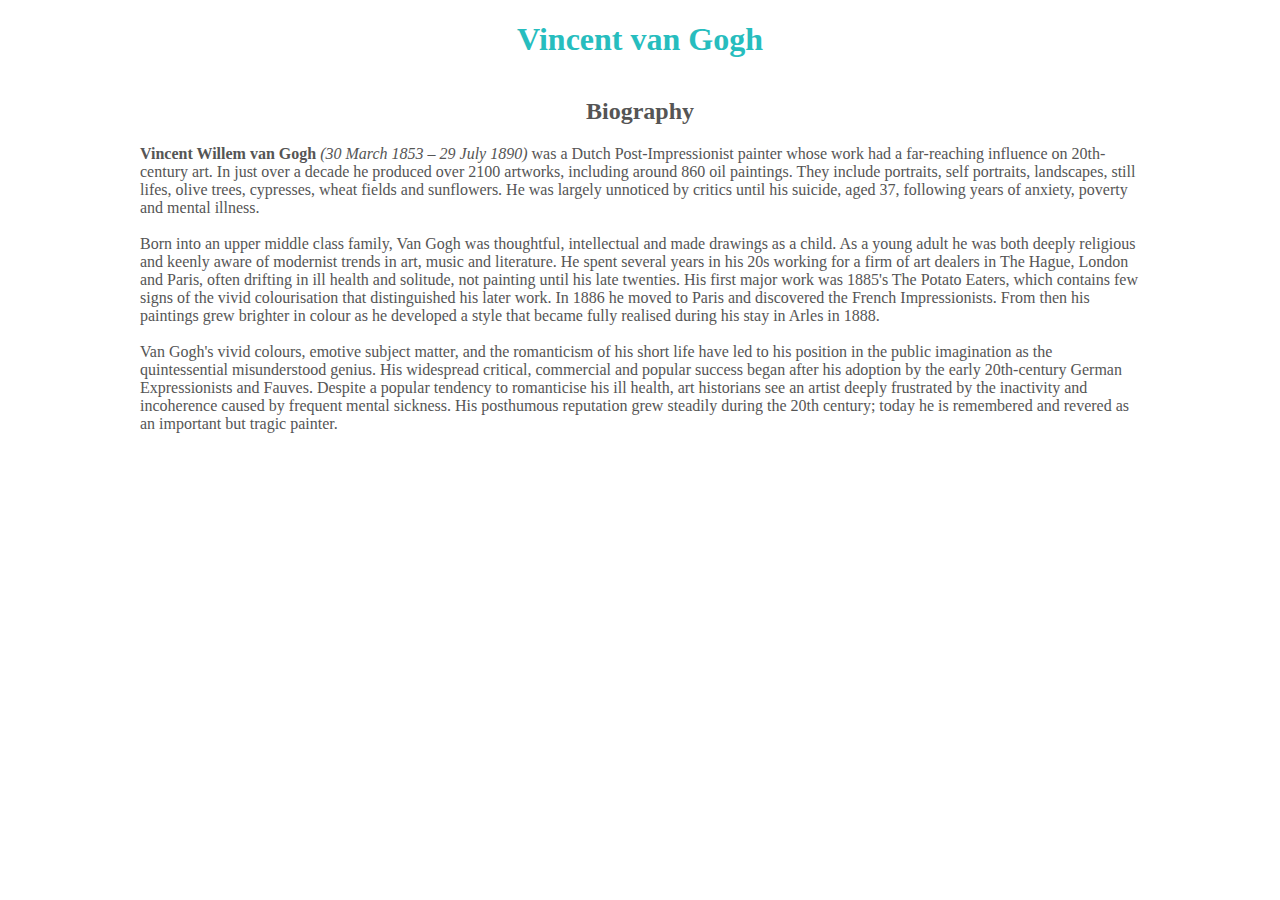
<file: page-2.html>
<!Doctype html>
<html>
	<head>
		<link href="main.css" rel="stylesheet"/>
		<title>Vincent van Gogh</title>
	</head>

<body>	

<div class="container">

<h1> Vincent van Gogh </h1> 

<h2>Biography</h2>

<strong>Vincent Willem van Gogh</strong> <em>(30 March 1853 – 29 July 1890)</em> was a Dutch Post-Impressionist painter whose work had a far-reaching influence on 20th-century art. In just over a decade he produced over 2100 artworks, including around 860 oil paintings. They include portraits, self portraits, landscapes, still lifes, olive trees, cypresses, wheat fields and sunflowers. He was largely unnoticed by critics until his suicide, aged 37, following years of anxiety, poverty and mental illness.
<br><br>

Born into an upper middle class family, Van Gogh was thoughtful, intellectual and made drawings as a child. As a young adult he was both deeply religious and keenly aware of modernist trends in art, music and literature. He spent several years in his 20s working for a firm of art dealers in The Hague, London and Paris, often drifting in ill health and solitude, not painting until his late twenties. His first major work was 1885's The Potato Eaters, which contains few signs of the vivid colourisation that distinguished his later work. In 1886 he moved to Paris and discovered the French Impressionists. From then his paintings grew brighter in colour as he developed a style that became fully realised during his stay in Arles in 1888.<br><br>

Van Gogh's vivid colours, emotive subject matter, and the romanticism of his short life have led to his position in the public imagination as the quintessential misunderstood genius. His widespread critical, commercial and popular success began after his adoption by the early 20th-century German Expressionists and Fauves. Despite a popular tendency to romanticise his ill health, art historians see an artist deeply frustrated by the inactivity and incoherence caused by frequent mental sickness. His posthumous reputation grew steadily during the 20th century; today he is remembered and revered as an important but tragic painter.<br><br>
</div>

</body>
</html>
</file>
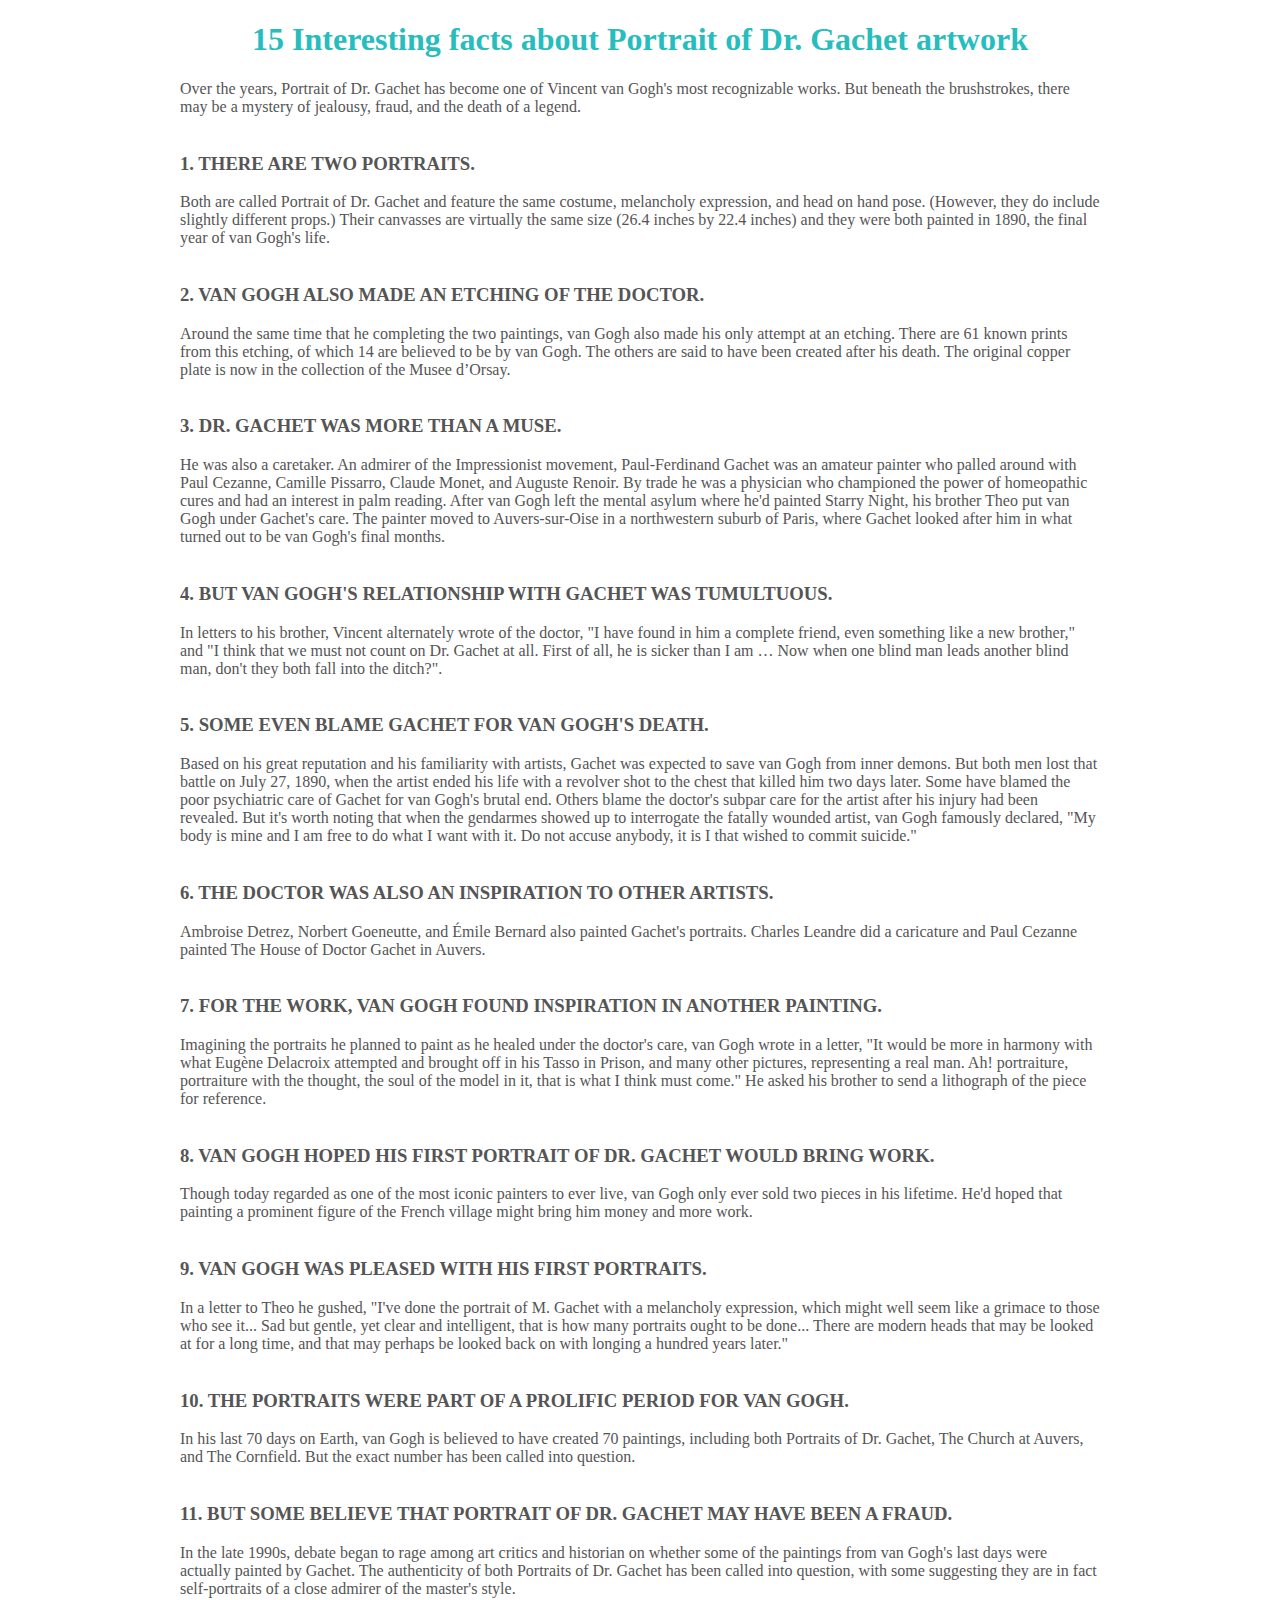
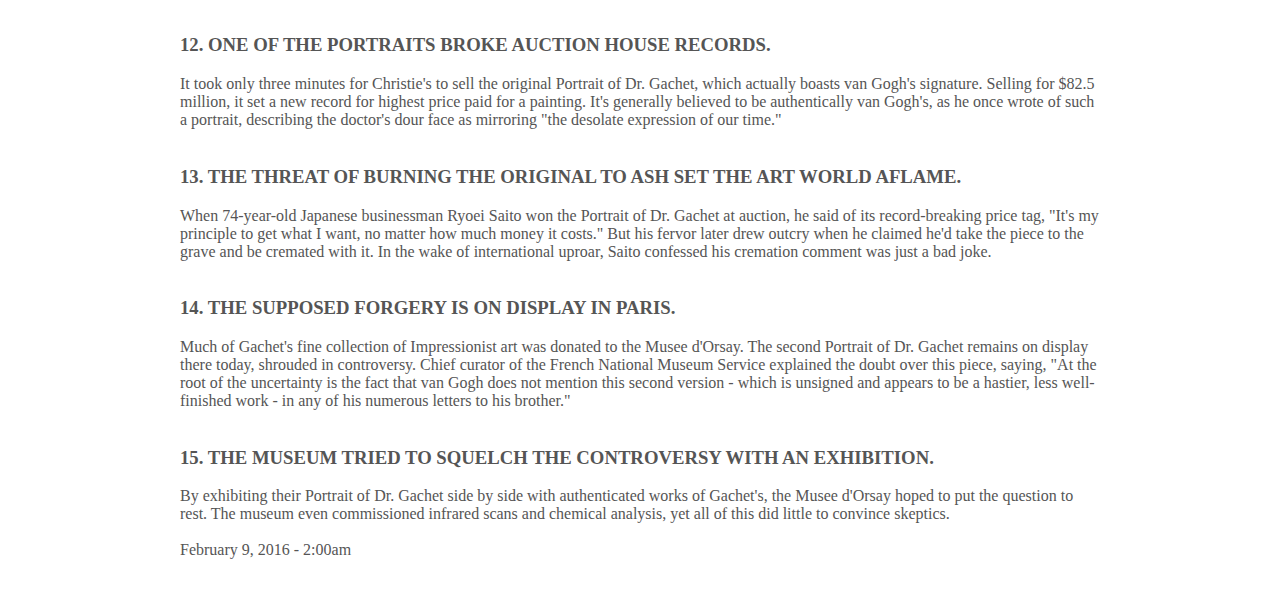
<file: page-3.html>
<!Doctype html>
<html>

<head>
	<link href="main.css" rel="stylesheet"/>
	<title>15 Interesting facts about Portrait of Dr. Gachet artwork</title>
</head>

<body>
<div class="container">
<blockquote cite="http://mentalfloss.com/article/74774/15-things-you-didnt-know-about-van-goghs-portrait-dr-gachet"> 
<h1>15 Interesting facts about Portrait of Dr. Gachet artwork</h1>
Over the years, Portrait of Dr. Gachet has become one of Vincent van Gogh's most recognizable works. But beneath the brushstrokes, there may be a mystery of jealousy, fraud, and the death of a legend. <br><br>

<h3>1. THERE ARE TWO PORTRAITS.</h3>
Both are called Portrait of Dr. Gachet and feature the same costume, melancholy expression, and head on hand pose. (However, they do include slightly different props.) Their canvasses are virtually the same size (26.4 inches by 22.4 inches) and they were both painted in 1890, the final year of van Gogh's life. <br><br>

<h3>2. VAN GOGH ALSO MADE AN ETCHING OF THE DOCTOR.</h3>
Around the same time that he completing the two paintings, van Gogh also made his only attempt at an etching. There are 61 known prints from this etching, of which 14 are believed to be by van Gogh. The others are said to have been created after his death. The original copper plate is now in the collection of the Musee d’Orsay.<br><br>

<h3>3. DR. GACHET WAS MORE THAN A MUSE.</h3>
He was also a caretaker. An admirer of the Impressionist movement, Paul-Ferdinand Gachet was an amateur painter who palled around with Paul Cezanne, Camille Pissarro, Claude Monet, and Auguste Renoir. By trade he was a physician who championed the power of homeopathic cures and had an interest in palm reading. After van Gogh left the mental asylum where he'd painted Starry Night, his brother Theo put van Gogh under Gachet's care. The painter moved to Auvers-sur-Oise in a northwestern suburb of Paris, where Gachet looked after him in what turned out to be van Gogh's final months. <br><br>

<h3>4. BUT VAN GOGH'S RELATIONSHIP WITH GACHET WAS TUMULTUOUS.</h3>
In letters to his brother, Vincent alternately wrote of the doctor, "I have found in him a complete friend, even something like a new brother," and "I think that we must not count on Dr. Gachet at all. First of all, he is sicker than I am … Now when one blind man leads another blind man, don't they both fall into the ditch?". <br><br>

<h3>5. SOME EVEN BLAME GACHET FOR VAN GOGH'S DEATH.</h3>
Based on his great reputation and his familiarity with artists, Gachet was expected to save van Gogh from inner demons. But both men lost that battle on July 27, 1890, when the artist ended his life with a revolver shot to the chest that killed him two days later. Some have blamed the poor psychiatric care of Gachet for van Gogh's brutal end. Others blame the doctor's subpar care for the artist after his injury had been revealed. But it's worth noting that when the gendarmes showed up to interrogate the fatally wounded artist, van Gogh famously declared, "My body is mine and I am free to do what I want with it. Do not accuse anybody, it is I that wished to commit suicide." <br><br>

<h3>6. THE DOCTOR WAS ALSO AN INSPIRATION TO OTHER ARTISTS.</h3>
Ambroise Detrez, Norbert Goeneutte, and Émile Bernard also painted Gachet's portraits. Charles Leandre did a caricature and Paul Cezanne painted The House of Doctor Gachet in Auvers. <br><br>

<h3>7. FOR THE WORK, VAN GOGH FOUND INSPIRATION IN ANOTHER PAINTING.</h3>
Imagining the portraits he planned to paint as he healed under the doctor's care, van Gogh wrote in a letter, "It would be more in harmony with what Eugène Delacroix attempted and brought off in his Tasso in Prison, and many other pictures, representing a real man. Ah! portraiture, portraiture with the thought, the soul of the model in it, that is what I think must come." He asked his brother to send a lithograph of the piece for reference. <br><br>

<h3>8. VAN GOGH HOPED HIS FIRST PORTRAIT OF DR. GACHET WOULD BRING WORK.</h3>
Though today regarded as one of the most iconic painters to ever live, van Gogh only ever sold two pieces in his lifetime. He'd hoped that painting a prominent figure of the French village might bring him money and more work. <br><br>

<h3>9. VAN GOGH WAS PLEASED WITH HIS FIRST PORTRAITS.</h3>
In a letter to Theo he gushed, "I've done the portrait of M. Gachet with a melancholy expression, which might well seem like a grimace to those who see it... Sad but gentle, yet clear and intelligent, that is how many portraits ought to be done... There are modern heads that may be looked at for a long time, and that may perhaps be looked back on with longing a hundred years later." <br><br>

<h3>10. THE PORTRAITS WERE PART OF A PROLIFIC PERIOD FOR VAN GOGH.</h3>
In his last 70 days on Earth, van Gogh is believed to have created 70 paintings, including both Portraits of Dr. Gachet, The Church at Auvers, and The Cornfield. But the exact number has been called into question. <br><br>

<h3>11. BUT SOME BELIEVE THAT PORTRAIT OF DR. GACHET MAY HAVE BEEN A FRAUD.</h3>
In the late 1990s, debate began to rage among art critics and historian on whether some of the paintings from van Gogh's last days were actually painted by Gachet. The authenticity of both Portraits of Dr. Gachet has been called into question, with some suggesting they are in fact self-portraits of a close admirer of the master's style. <br><br>

<h3>12. ONE OF THE PORTRAITS BROKE AUCTION HOUSE RECORDS.</h3>
It took only three minutes for Christie's to sell the original Portrait of Dr. Gachet, which actually boasts van Gogh's signature. Selling for $82.5 million, it set a new record for highest price paid for a painting. It's generally believed to be authentically van Gogh's, as he once wrote of such a portrait, describing the doctor's dour face as mirroring "the desolate expression of our time." <br><br>

<h3>13. THE THREAT OF BURNING THE ORIGINAL TO ASH SET THE ART WORLD AFLAME.</h3>
When 74-year-old Japanese businessman Ryoei Saito won the Portrait of Dr. Gachet at auction, he said of its record-breaking price tag, "It's my principle to get what I want, no matter how much money it costs." But his fervor later drew outcry when he claimed he'd take the piece to the grave and be cremated with it. In the wake of international uproar, Saito confessed his cremation comment was just a bad joke. <br><br>

<h3>14. THE SUPPOSED FORGERY IS ON DISPLAY IN PARIS.</h3>
Much of Gachet's fine collection of Impressionist art was donated to the Musee d'Orsay. The second Portrait of Dr. Gachet remains on display there today, shrouded in controversy. Chief curator of the French National Museum Service explained the doubt over this piece, saying, "At the root of the uncertainty is the fact that van Gogh does not mention this second version - which is unsigned and appears to be a hastier, less well-finished work - in any of his numerous letters to his brother." <br><br>

<h3>15. THE MUSEUM TRIED TO SQUELCH THE CONTROVERSY WITH AN EXHIBITION.</h3>
By exhibiting their Portrait of Dr. Gachet side by side with authenticated works of Gachet's, the Musee d'Orsay hoped to put the question to rest. The museum even commissioned infrared scans and chemical analysis, yet all of this did little to convince skeptics. <br><br>

February 9, 2016 - 2:00am <br><br>
</blockquote>
</div>
</body>
</html>
</file>
<file: main.css>
.container{
	width: 1000px;
	margin:auto;
	font-family: Open Sans;
	color: #555;
}

h1{
	font-size: 40;
	color: #27bdbe;
	text-align: center;
}

hr{
	height: 0px;
	border: 0px;
	border-top: 1px solid #777;
	margin: 20px 0;
}

h2{
	margin-top: 40px;
	color: #555;
	text-align: center;
}

.img{
	display: block;
	margin: auto; 
	margin-top: 30px;
}

hr{
	margin: 30px;
}

.columns{
	column-count: 2;
	column-gap: 2em;
	margin-left: 2em;
	margin-right: 2em;
}

.img-left{
	float: left;
	margin-top: 5px;
	margin-right: 5px;
	margin-bottom: 15px;
}

.img-right{
	float: right;
	margin-top: 5px;
	margin-left: 5px;
	margin-bottom: 15px;
}
</file>
